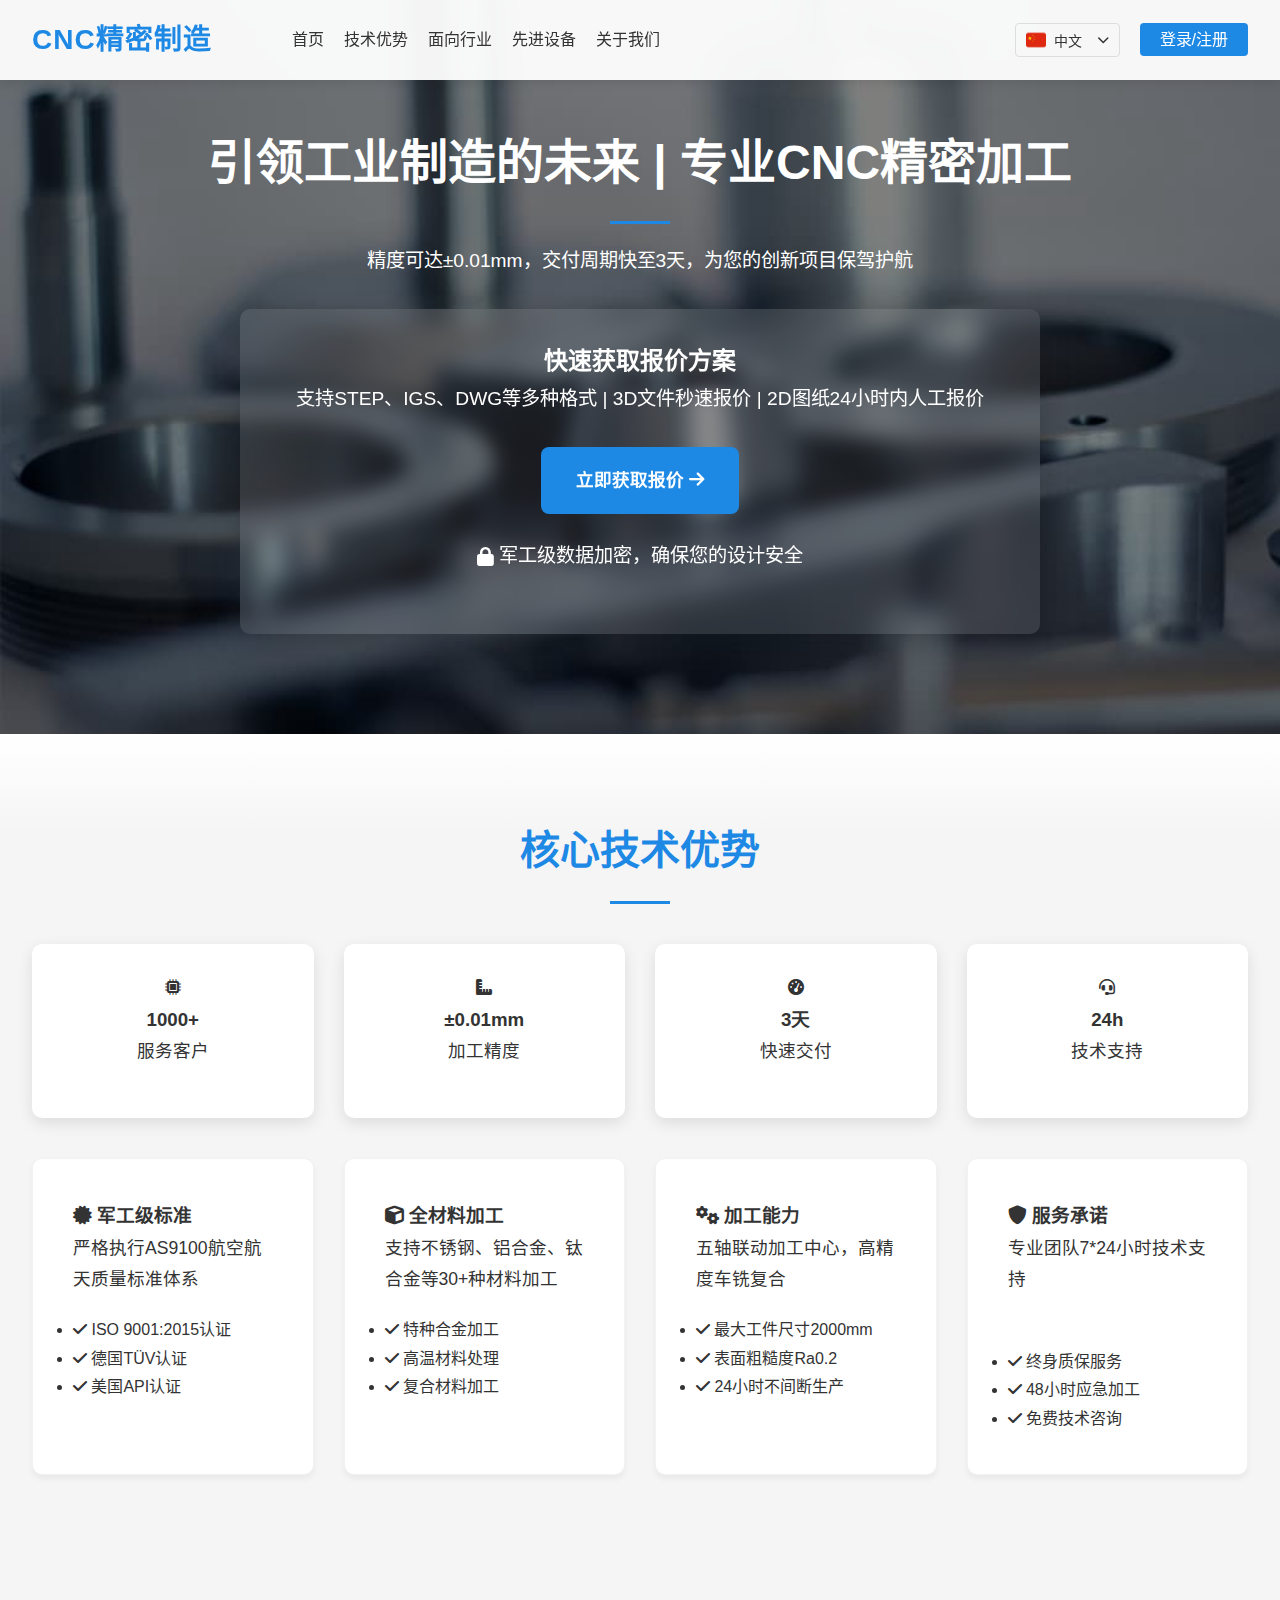
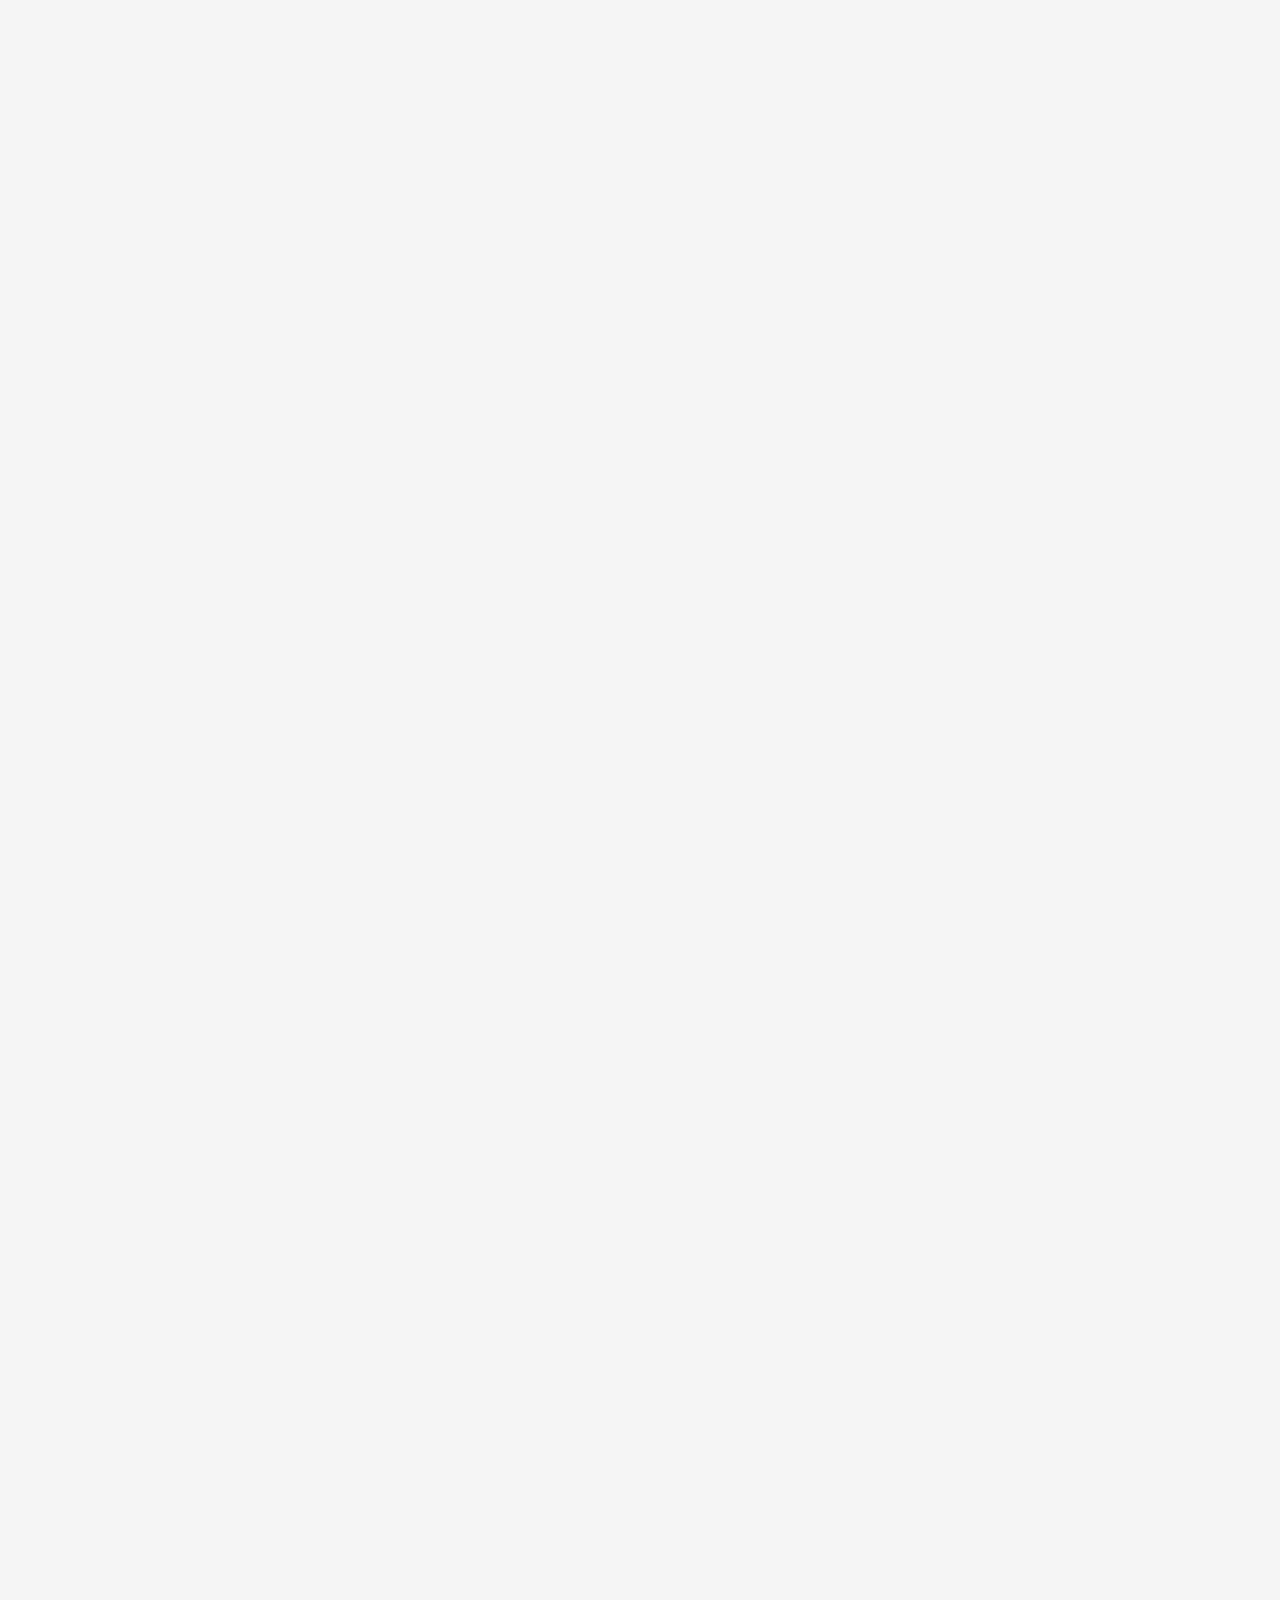
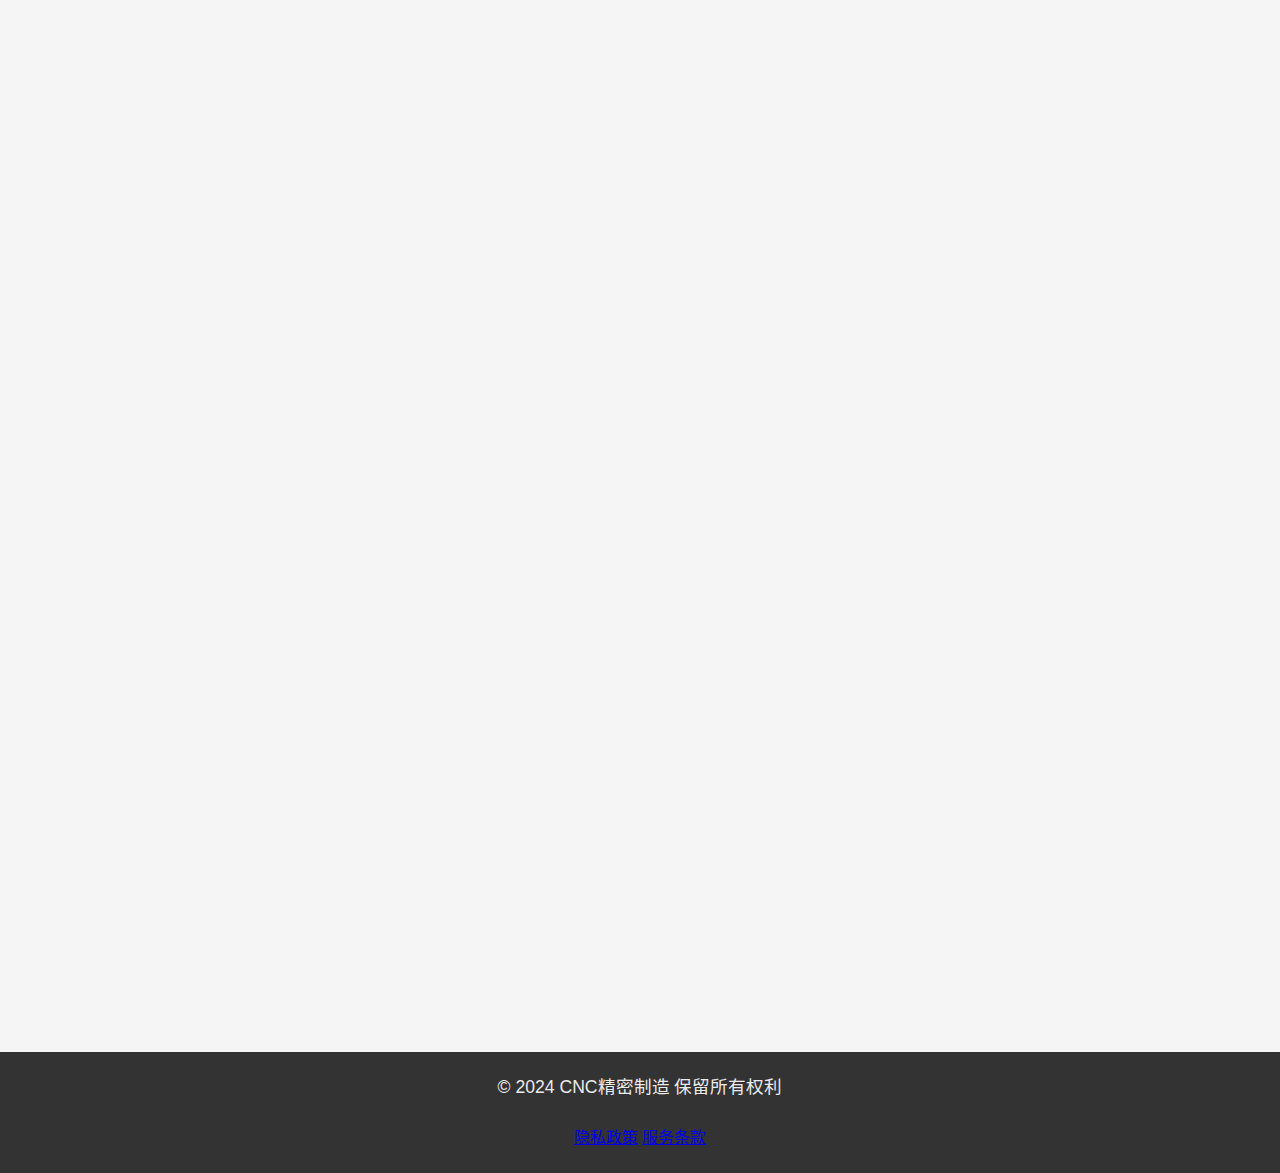
<file: index.html>
<!DOCTYPE html>
<html lang="zh-CN">
<head>
    <meta charset="UTF-8">
    <meta name="viewport" content="width=device-width, initial-scale=1.0">
    <meta name="description" content="专业CNC精密加工服务，精度±0.01mm，3天快速交付，提供五轴加工、精密车床等服务，1000+客户认可。">
    <title>首页 - CNC精密制造专家</title>
    <link rel="stylesheet" href="./css/style.css">
    <link rel="stylesheet" href="https://cdnjs.cloudflare.com/ajax/libs/font-awesome/6.0.0/css/all.min.css">
</head>
<body>
    <header class="header">
        <div class="container">
            <div class="left-section">
                <button class="mobile-menu-btn" id="mobileMenuBtn">
                    <i class="fas fa-bars"></i>
                </button>
                <div class="logo">
                    <h1>CNC精密制造</h1>
                </div>
                <nav class="nav" id="mainNav">
                    <ul>
                        <li><a href="#home" class="active">首页</a></li>
                        <li><a href="#advantages">技术优势</a></li>
                        <li><a href="#industry">面向行业</a></li>
                        <li><a href="#equipment">先进设备</a></li>
                        <li><a href="about.html">关于我们</a></li>
                    </ul>
                </nav>
            </div>
            <div class="right-section">
                <div class="language-selector">
                    <button class="language-btn" id="languageBtn">
                        <img src="./img/zh-cn.png" alt="中文" class="lang-icon" width="24" height="24">
                        <span class="current-lang">中文</span>
                        <i class="fas fa-chevron-down"></i>
                    </button>
                    <div class="language-dropdown" id="languageDropdown">
                        <a href="#" class="lang-option" data-lang="zh">
                            <img src="./img/zh-cn.png" alt="中文" class="lang-icon" width="24" height="24"> 中文
                        </a>
                        <a href="#" class="lang-option" data-lang="en">
                            <img src="./img/en-us.png" alt="English" class="lang-icon" width="24" height="24"> English
                        </a>
                    </div>
                </div>
                <div class="login-section">
                    <a href="login.html" class="login-btn">登录/注册</a>
                </div>
            </div>
        </div>
    </header>

    <!-- Hero Section -->
    <section id="home" class="hero">
        <div class="container">
            <h2>引领工业制造的未来 | 专业CNC精密加工</h2>
            <p>精度可达±0.01mm，交付周期快至3天，为您的创新项目保驾护航</p>
            <div class="upload-section">
                <h3>快速获取报价方案</h3>
                <p class="upload-desc">支持STEP、IGS、DWG等多种格式 | 3D文件秒速报价 | 2D图纸24小时内人工报价</p>
                <a href="#contact" class="cta-button">立即获取报价 <i class="fas fa-arrow-right"></i></a>
                <p class="privacy-note"><i class="fas fa-lock"></i> 军工级数据加密，确保您的设计安全</p>
            </div>
        </div>
    </section>

    <!-- 技术优势 Section -->
    <section id="advantages" class="advantages">
        <div class="container">
            <h2>核心技术优势</h2>
            <div class="stats-grid">
                <div class="stat-item">
                    <i class="fas fa-microchip"></i>
                    <h3>1000+</h3>
                    <p>服务客户</p>
                </div>
                <div class="stat-item">
                    <i class="fas fa-ruler-combined"></i>
                    <h3>±0.01mm</h3>
                    <p>加工精度</p>
                </div>
                <div class="stat-item">
                    <i class="fas fa-tachometer-alt"></i>
                    <h3>3天</h3>
                    <p>快速交付</p>
                </div>
                <div class="stat-item">
                    <i class="fas fa-headset"></i>
                    <h3>24h</h3>
                    <p>技术支持</p>
                </div>
            </div>
            <div class="tech-features">
                <div class="feature-item">
                    <h3><i class="fas fa-certificate"></i> 军工级标准</h3>
                    <p>严格执行AS9100航空航天质量标准体系</p>
                    <ul class="feature-list">
                        <li><i class="fas fa-check"></i> ISO 9001:2015认证</li>
                        <li><i class="fas fa-check"></i> 德国TÜV认证</li>
                        <li><i class="fas fa-check"></i> 美国API认证</li>
                    </ul>
                </div>
                <div class="feature-item">
                    <h3><i class="fas fa-cube"></i> 全材料加工</h3>
                    <p>支持不锈钢、铝合金、钛合金等30+种材料加工</p>
                    <ul class="feature-list">
                        <li><i class="fas fa-check"></i> 特种合金加工</li>
                        <li><i class="fas fa-check"></i> 高温材料处理</li>
                        <li><i class="fas fa-check"></i> 复合材料加工</li>
                    </ul>
                </div>
                <div class="feature-item">
                    <h3><i class="fas fa-cogs"></i> 加工能力</h3>
                    <p>五轴联动加工中心，高精度车铣复合</p>
                    <ul class="feature-list">
                        <li><i class="fas fa-check"></i> 最大工件尺寸2000mm</li>
                        <li><i class="fas fa-check"></i> 表面粗糙度Ra0.2</li>
                        <li><i class="fas fa-check"></i> 24小时不间断生产</li>
                    </ul>
                </div>
                <div class="feature-item">
                    <h3><i class="fas fa-shield-alt"></i> 服务承诺</h3>
                    <p>专业团队7*24小时技术支持<br>&nbsp;</p>
                    <ul class="feature-list">
                        <li><i class="fas fa-check"></i> 终身质保服务</li>
                        <li><i class="fas fa-check"></i> 48小时应急加工</li>
                        <li><i class="fas fa-check"></i> 免费技术咨询</li>
                    </ul>
                </div>
            </div>
        </div>
    </section>

    <!-- 行业服务 Section -->
    <section id="industry" class="industry-services">
        <div class="container">
            <h2>面向各行各业的精密制造</h2>
            <div class="industry-grid">
                    <div class="industry-item">
                        <img src="./img/icon-industries-logistics-rocket.svg" alt="航空航天" width="48" height="48">
                        <h3>航空航天</h3>
                    </div>
                    <div class="industry-item">
                        <img src="./img/icon-industries-transportation-car.svg" alt="汽车" width="48" height="48">
                        <h3>汽车</h3>
                    </div>
                    <div class="industry-item">
                        <img src="./img/icon-industries-phone-1.svg" alt="消费产品" width="48" height="48">
                        <h3>消费产品</h3>
                    </div>
                    <div class="industry-item">
                        <img src="./img/icon-industries-education-graduation-cap.svg" alt="教育" width="48" height="48">
                        <h3>教育</h3>
                    </div>
                    <div class="industry-item">
                        <img src="./img/icon-industries-technology-computerchip.svg" alt="电子" width="48" height="48">
                        <h3>电子</h3>
                    </div>
                    <div class="industry-item">
                        <img src="./img/icon-industries-waste-lightbulb.svg" alt="能源" width="48" height="48">
                        <h3>能源</h3>
                    </div>
                    <div class="industry-item">
                        <img src="./img/icon-industries-waste-factory.svg" alt="工业" width="48" height="48">
                        <h3>工业</h3>
                    </div>
                    <div class="industry-item">
                        <img src="./img/icon-industries-medical-needle.svg" alt="医疗和牙科" width="48" height="48">
                        <h3>医疗和牙科</h3>
                    </div>
                    <div class="industry-item">
                        <img src="./img/icon-industries-robotics-factory.svg" alt="机器人和机器制造" width="48" height="48">
                        <h3>机器人和机器制造</h3>
                    </div>
                    <div class="industry-item">
                        <img src="./img/icon-industries-other-pincers.svg" alt="机器人和机器制造" width="48" height="48">
                        <h3>其他制造</h3>
                    </div>
                </div>
            </div>
        </div>
    </section>



    <!-- 先进设备 Section -->
    <section id="equipment" class="equipment">
        <div class="container">
            <h2>先进加工设备</h2>
            <div class="equipment-grid">
                <div class="equipment-item">
                    <img src="./img/equipment/dmg-mori.jpg" alt="五轴加工中心" loading="lazy" width="800" height="600">
                    <div class="equipment-info">
                        <h3>DMG MORI DMU 50五轴加工中心</h3>
                        <ul>
                            <li><i class="fas fa-check-circle"></i> 重复定位精度：±0.003mm</li>
                            <li><i class="fas fa-check-circle"></i> 最大加工尺寸：Φ650×500mm</li>
                            <li><i class="fas fa-check-circle"></i> 主轴转速：20,000 rpm</li>
                            <li><i class="fas fa-check-circle"></i> 刀具容量：60把</li>
                            <li><i class="fas fa-check-circle"></i> 适用材料：钛合金/高温合金/不锈钢等</li>
                        </ul>
                    </div>
                </div>
                <div class="equipment-item">
                    <img src="./img/equipment/mazak.jpg" alt="精密车床" loading="lazy" width="800" height="600">
                    <div class="equipment-info">
                        <h3>MAZAK INTEGREX i-200复合加工中心</h3>
                        <ul>
                            <li><i class="fas fa-check-circle"></i> 最大车削直径：Φ658mm</li>
                            <li><i class="fas fa-check-circle"></i> 最大车削长度：1,519mm</li>
                            <li><i class="fas fa-check-circle"></i> 主轴转速：5,000 rpm</li>
                            <li><i class="fas fa-check-circle"></i> B轴旋转范围：-30°~+210°</li>
                            <li><i class="fas fa-check-circle"></i> 适用：复杂零件一次装夹完成</li>
                        </ul>
                    </div>
                </div>
                <div class="equipment-item">
                    <img src="./img/equipment/3d-printer.jpg" alt="3D打印设备" loading="lazy" width="800" height="600">
                    <div class="equipment-info">
                        <h3>EOS M 290金属3D打印系统</h3>
                        <ul>
                            <li><i class="fas fa-check-circle"></i> 成型尺寸：250×250×325mm</li>
                            <li><i class="fas fa-check-circle"></i> 激光功率：400W光纤激光器</li>
                            <li><i class="fas fa-check-circle"></i> 最小层厚：20微米</li>
                            <li><i class="fas fa-check-circle"></i> 扫描速度：可达7.0m/s</li>
                            <li><i class="fas fa-check-circle"></i> 材料：钛合金/铝合金/不锈钢等</li>
                        </ul>
                    </div>
                </div>
                <div class="equipment-item">
                    <img src="./img/equipment/cmm.jpg" alt="三坐标测量仪" loading="lazy" width="800" height="600">
                    <div class="equipment-info">
                        <h3>蔡司CONTURA三坐标测量仪</h3>
                        <ul>
                            <li><i class="fas fa-check-circle"></i> 测量范围：1000×1200×600mm</li>
                            <li><i class="fas fa-check-circle"></i> 精度：1.6+L/333μm</li>
                            <li><i class="fas fa-check-circle"></i> 分辨率：0.1μm</li>
                            <li><i class="fas fa-check-circle"></i> 扫描速度：可达300点/秒</li>
                            <li><i class="fas fa-check-circle"></i> 支持：逆向工程/尺寸检测</li>
                        </ul>
                    </div>
                </div>
            </div>
        </div>
    </section>

    <footer class="footer">
        <div class="container">
            <div class="footer-content">
                <p>&copy; 2024 CNC精密制造 保留所有权利</p>
                <div class="footer-links">
                    <a href="#privacy">隐私政策</a>
                    <a href="#terms">服务条款</a>
                </div>
            </div>
        </div>
    </footer>

    <script src="./js/main.js" defer></script>
</body>
</html>
</file>
<file: css/style.css>
/* 全局样式 */
html {
    overflow-y: scroll;
}

:root {
    --primary-color: #0066cc;
    --secondary-color: #004d99;
    --accent-color: #ff6600;
    --text-color: #333;
    --light-gray: #f5f5f5;
    --spacing-sm: 1rem;
    --spacing-md: 2rem;
    --spacing-lg: 4rem;
    --section-padding: 5rem;
    --container-width: 1400px;
    --header-height: 80px;
}

* {
    margin: 0;
    padding: 0;
    box-sizing: border-box;
}

body {
    font-family: 'Microsoft YaHei', sans-serif;
    line-height: 1.8;
    color: var(--text-color);
    background-color: var(--light-gray);
    min-height: 100vh;
    display: flex;
    flex-direction: column;
}

.container {
    max-width: var(--container-width);
    margin: 0 auto;
    padding: 0 var(--spacing-md);
    width: 100%;
}

section {
    padding: 100px 0;
}

h2 {
    font-size: 2.5em;
    margin-bottom: 40px;
    text-align: center;
    color: #1e88e5;
    position: relative;
}

h2:after {
    content: '';
    display: block;
    width: 60px;
    height: 3px;
    background-color: #1e88e5;
    margin: 15px auto 0;
}

p {
    margin-bottom: 20px;
    font-size: 1.1em;
    line-height: 1.8;
}

/* 头部样式 */
.header {
    background-color: rgba(255, 255, 255, 0.95);
    box-shadow: 0 2px 10px rgba(0,0,0,0.1);
    position: fixed;
    width: 100%;
    top: 0;
    z-index: 1000;
    transition: all 0.3s ease;
}

.header .container {
    display: flex;
    justify-content: space-between;
    align-items: center;
    height: 80px;
}

.left-section {
    display: flex;
    align-items: center;
    gap: 40px;
}

.right-section {
    display: flex;
    align-items: center;
}

.login-btn {
    padding: 8px 20px;
    background-color: #1e88e5;
    color: #fff;
    border-radius: 4px;
    text-decoration: none;
    font-weight: 500;
    transition: background-color 0.3s;
}

.login-btn:hover {
    background-color: #1565c0;
}

.logo h1 {
    font-size: 28px;
    color: #1e88e5;
    font-weight: bold;
    letter-spacing: 1px;
    margin-right: 40px;
    white-space: nowrap;
}

.nav ul {
    display: flex;
    list-style: none;
    gap: 20px;
    margin: 0;
}

.nav ul li a {
    text-decoration: none;
    color: #333;
    font-size: 16px;
    font-weight: 500;
    transition: color 0.3s;
    position: relative;
}

.nav ul li a:after {
    content: '';
    position: absolute;
    width: 0;
    height: 2px;
    bottom: -5px;
    left: 0;
    background-color: #1e88e5;
    transition: width 0.3s;
}

.nav ul li a:hover:after {
    width: 100%;
}

.nav ul li a:hover {
    color: #1e88e5;
}

/* 首页英雄区域 */
.hero {
    background-image: url('../img/background.jpg');
    background-size: cover;
    background-position: center;
    background-repeat: no-repeat;
    position: relative;
    color: #fff;
    text-align: center;
    padding: 200px 0 100px;
    margin-top: -80px;
}

.hero::before {
    content: '';
    position: absolute;
    top: 0;
    left: 0;
    right: 0;
    bottom: 0;
    background-color: rgba(0, 0, 0, 0.5);
    z-index: 1;
}

.hero .container {
    position: relative;
    z-index: 2;
}

.hero h2 {
    color: #fff;
    font-size: 3em;
    margin-bottom: 20px;
}

.hero p {
    color: #fff;
    font-size: 1.2em;
    margin-bottom: 30px;
}

.upload-section {
    background-color: rgba(255, 255, 255, 0.15);
    padding: var(--spacing-lg);
    border-radius: 15px;
    backdrop-filter: blur(10px);
    box-shadow: 0 10px 30px rgba(0,0,0,0.2);
    max-width: 800px;
    margin: var(--spacing-lg) auto 0;
    position: relative;
    z-index: 1;
}

/* 产品展示 */
.products {
    padding: var(--section-padding) 0;
    background-color: #fff;
    position: relative;
}

.product-grid {
    display: grid;
    grid-template-columns: repeat(auto-fit, minmax(300px, 1fr));
    gap: 40px;
    margin-top: 60px;
    max-width: var(--container-width);
    margin-left: auto;
    margin-right: auto;
    padding: 0 var(--spacing-md);
}

.product-item {
    background-color: #fff;
    border-radius: 15px;
    overflow: hidden;
    box-shadow: 0 10px 30px rgba(0,0,0,0.1);
    transition: all 0.3s ease;
    padding: var(--spacing-md);
}

.product-item:hover {
    transform: translateY(-10px);
    box-shadow: 0 15px 40px rgba(0,0,0,0.2);
}

/* 技术优势 */
.advantages {
    padding: var(--section-padding) 0;
    background-color: var(--light-gray);
    position: relative;
}

/* 行业服务样式 */
.industry-services {
    padding: var(--section-padding) 0;
    background-color: var(--light-gray);
    position: relative;
}

.industry-services::before {
    content: '';
    position: absolute;
    top: 0;
    left: 0;
    right: 0;
    height: 100px;
    background: linear-gradient(to bottom, white, var(--light-gray));
}

.industry-grid {
    display: grid;
    grid-template-columns: repeat(5, 1fr);
    grid-template-rows: repeat(2, 1fr);
    gap: 30px;
    margin-top: 60px;
    max-width: 1200px;
    margin-left: auto;
    margin-right: auto;
}

.industry-item {
    text-align: center;
    padding: 40px 30px;
    background-color: #fff;
    border-radius: 15px;
    box-shadow: 0 10px 30px rgba(0,0,0,0.1);
    transition: all 0.3s ease;
}

.industry-item:hover {
    transform: translateY(-5px);
    box-shadow: 0 15px 40px rgba(0,0,0,0.15);
}

.industry-item img {
    width: 48px;
    height: 48px;
    margin-bottom: 20px;
}

.industry-item h3 {
    font-size: 1.2em;
    color: #333;
    margin: 10px 0;
    font-weight: 600;
}

.stats-grid {
    display: grid;
    grid-template-columns: repeat(4, 1fr);
    gap: 30px;
    margin-bottom: 40px;
}

.tech-features {
    display: grid;
    grid-template-columns: repeat(4, 1fr);
    gap: 30px;
}

.feature-item {
    flex: 1;
    background-color: #fff;
    padding: 2.5rem;
    border-radius: 10px;
    box-shadow: 0 4px 6px rgba(0,0,0,0.05);
    transition: all 0.3s ease;
    border: 1px solid rgba(0,0,0,0.05);
}

.feature-item:hover {
    transform: translateY(-5px);
    box-shadow: 0 15px 40px rgba(0,0,0,0.15);
}

.stat-item {
    flex: 1;
    text-align: center;
    padding: 30px;
    background-color: #fff;
    border-radius: 10px;
    box-shadow: 0 5px 15px rgba(0,0,0,0.1);
    min-width: 200px;
    transition: all 0.3s ease;
}

.stat-item:hover {
    transform: translateY(-5px);
    box-shadow: 0 15px 40px rgba(0,0,0,0.15);
}

.advantages::before {
    content: '';
    position: absolute;
    top: 0;
    left: 0;
    right: 0;
    height: 100px;
    background: linear-gradient(to bottom, white, var(--light-gray));
}

.advantage-grid {
    display: grid;
    grid-template-columns: repeat(4, 1fr);
    gap: 30px;
    margin-top: 60px;
}

.advantage-item {
    background-color: #fff;
    padding: 40px 30px;
    border-radius: 15px;
    text-align: center;
    box-shadow: 0 10px 30px rgba(0,0,0,0.1);
    transition: all 0.3s ease;
}

.advantage-item:hover {
    transform: translateY(-5px);
    box-shadow: 0 15px 40px rgba(0,0,0,0.15);
}

.cta-button {
    display: inline-block;
    padding: 18px 35px;
    background-color: #1e88e5;
    color: #fff;
    text-decoration: none;
    border-radius: 8px;
    font-weight: 600;
    font-size: 1.1em;
    transition: all 0.3s ease;
    position: relative;
    overflow: hidden;
}

.cta-button:before {
    content: '';
    position: absolute;
    top: 0;
    left: -100%;
    width: 100%;
    height: 100%;
    background: linear-gradient(120deg, transparent, rgba(255,255,255,0.2), transparent);
    transition: 0.5s;
}

.cta-button:hover:before {
    left: 100%;
}

.cta-button:hover {
    background-color: #1565c0;
}

/* 关于我们 */
.about {
    padding: 80px 0;
    background-color: #f5f5f5;
}

.about h2 {
    text-align: center;
    font-size: 36px;
    margin-bottom: 50px;
}

.about-content {
    display: flex;
    align-items: center;
    gap: 50px;
}

.about-text {
    flex: 1;
}

.about-text p {
    margin-bottom: 20px;
}

.about-text ul {
    list-style-position: inside;
    margin-left: 20px;
}

.about-image {
    flex: 1;
}

.about-image img {
    width: 100%;
    border-radius: 10px;
    box-shadow: 0 5px 15px rgba(0,0,0,0.1);
}



.language-selector {
    position: relative;
    margin-right: 20px;
}

.language-btn {
    display: flex;
    align-items: center;
    gap: 8px;
    padding: 6px 12px;
    background: none;
    border: 1px solid #e0e0e0;
    border-radius: 4px;
    cursor: pointer;
    font-size: 14px;
}

.language-dropdown {
    display: none;
    position: absolute;
    top: 100%;
    right: 0;
    background: white;
    border: 1px solid #e0e0e0;
    border-radius: 4px;
    box-shadow: 0 2px 8px rgba(0,0,0,0.1);
    min-width: 120px;
    z-index: 1000;
}

.lang-option {
    display: flex;
    align-items: center;
    gap: 8px;
    padding: 8px 12px;
    text-decoration: none;
    color: #333;
    font-size: 14px;
    transition: background-color 0.2s;
}

.lang-option:hover {
    background-color: #f5f5f5;
}

.lang-icon {
    width: 20px;
    height: 20px;
    object-fit: cover;
}

/* 响应式布局 */
@media screen and (max-width: 1200px) {
    .container {
        padding: 0 var(--spacing-sm);
    }

    .industry-grid {
        grid-template-columns: repeat(3, 1fr);
    }

    .tech-features {
        grid-template-columns: repeat(2, 1fr);
    }
}

/* 移动端导航样式 */
.mobile-menu-btn {
    display: none;
    font-size: 24px;
    background: none;
    border: none;
    color: var(--text-color);
    cursor: pointer;
    padding: 5px;
}

@media screen and (max-width: 768px) {
    section {
        padding: 40px 0;
    }

    .container {
        padding: 0 20px;
    }

    .feature-list {
        padding: 0 20px;
    }

    .hero {
        padding: 160px 0 80px;
    }

    .hero h2 {
        font-size: 2em;
        margin-bottom: 15px;
    }

    .hero p {
        font-size: 1.1em;
    }

    .upload-section {
        padding: var(--spacing-md);
        margin: var(--spacing-md) auto 0;
    }

    .tech-features,
    .stats-grid,
    .advantage-grid {
        grid-template-columns: repeat(2, 1fr);
        gap: 20px;
    }

    .industry-grid {
        grid-template-columns: repeat(2, 1fr);
        gap: 20px;
    }

    .about-content {
        flex-direction: column;
        gap: 30px;
    }

    .about-text,
    .about-image {
        flex: none;
        width: 100%;
    }

    h2 {
        font-size: 2em;
        margin-bottom: 30px;
    }

    .stat-item,
    .industry-item{
        padding: 24px;
        margin-bottom: 15px;
    }

    .feature-item,
    .advantage-item
     {
        padding: 24px;
        margin-bottom: 15px;
        min-height: 180px;
    }

    .industry-item img {
        width: 40px;
        height: 40px;
        margin-bottom: 15px;
    }

    .industry-item h3 {
        font-size: 16px;
        margin-bottom: 8px;
    }

    .cta-button {
        width: 100%;
        max-width: 320px;
        padding: 16px 24px;
        font-size: 16px;
        margin: 20px auto;
        display: block;
    }

    .mobile-menu-btn {
        display: block;
        margin-left: 0;
        margin-right: 5px;
        padding: 6px;
        width: 32px;
        height: 32px;
        display: flex;
        align-items: center;
        justify-content: center;
        order: 0;
    }

    .left-section {
        flex-wrap: nowrap;
        justify-content: flex-start;
        width: auto;
        order: 1;
        gap: 0;
    }

    .logo h1 {
        font-size: 16px;
        margin: 0;
    }

    .nav {
        display: none;
        position: fixed;
        top: var(--header-height);
        left: -70%;
        width: 70%;
        height: calc(100vh - var(--header-height));
        background-color: white;
        box-shadow: 2px 0 10px rgba(0,0,0,0.1);
        padding: 20px;
        z-index: 1000;
        overflow-y: auto;
        -webkit-overflow-scrolling: touch;
        transition: left 0.3s ease-out;
    }

    .nav.active {
        display: block !important;
        left: 0;
    }

    .nav.active ul {
        display: flex;
        flex-direction: column;
        gap: 15px;
        margin: 0;
        padding: 0;
    }

    .nav.active li {
        width: 100%;
        list-style: none;
        text-align: left;
    }

    .nav.active li a {
        display: block;
        padding: 12px;
        font-size: 18px;
        color: #333;
        transition: background-color 0.3s;
        background-color: #f5f5f5;
    }

    .nav.active li a:hover {
        background-color: #e0e0e0;
    }

    .nav.active .mobile-language-selector {
        display: block;
        margin: 20px 0;
        padding: 0 15px;
    }

    .nav.active .language-btn {
        width: 100%;
        padding: 12px;
        justify-content: center;
        background-color: #f5f5f5;
        border-radius: 6px;
    }

    .nav.active .language-dropdown {
        width: 100%;
        top: 100%;
        margin-top: 5px;
    }

    .right-section .language-selector {
        display: none;
    }

    @keyframes slideIn {
        from {
            opacity: 0;
            transform: translateY(-10px);
        }
        to {
            opacity: 1;
            transform: translateY(0);
        }
    }

    .nav ul {
        flex-direction: column;
        gap: 15px;
        margin: 0;
        padding: 0;
    }

    .nav ul li {
        width: 100%;
    }

    .nav ul li a {
        display: block;
        padding: 15px;
        text-align: center;
        font-size: 18px;
        transition: background-color 0.3s;
    }

    .nav ul li a:active,
    .nav ul li a:hover {
        background-color: #f5f5f5;
    }

    .right-section {
        display: flex;
        align-items: center;
        gap: 10px;
        margin-left: auto;
        order: 3;
    }

    .language-selector {
        margin-right: 6px;
    }

    .language-btn {
        padding: 4px 8px;
        min-width: auto;
        font-size: 12px;
        height: 28px;
        display: flex;
        align-items: center;
    }

    .language-btn .current-lang {
        display: none;
    }

    .login-btn {
        padding: 4px 10px;
        font-size: 12px;
        height: 28px;
        display: inline-flex;
        align-items: center;
        white-space: nowrap;
    }

    .language-dropdown {
        right: -10px;
    }
}

@media screen and (max-width: 480px) {
    .industry-grid,
    .stats-grid{
        grid-template-columns:1fr 1fr;
    }
    .stat-item{
        min-width: 100px;
    }
    .tech-features,
    .advantage-grid
     {
        grid-template-columns: 1fr;
    }

    input[type="text"],
    input[type="email"],
    input[type="tel"],
    textarea,
    select {
        font-size: 16px;
        padding: 12px;
        margin-bottom: 15px;
        border-radius: 8px;
        -webkit-appearance: none;
    }

    button,
    .button {
        min-height: 44px;
        font-size: 16px;
        padding: 12px 24px;
        border-radius: 8px;
        touch-action: manipulation;
    }

    .hero h2 {
        font-size: 1.8em;
    }

    .hero p {
        font-size: 1em;
    }

    .hero {
        padding: 150px 0 80px;
    }

    .upload-section {
        padding: var(--spacing-md);
    }

    section {
        padding: 60px 0;
    }
}

/* 成功案例 */
.cases {
    padding: 80px 0;
}

.cases h2 {
    text-align: center;
    font-size: 36px;
    margin-bottom: 50px;
}

.case-grid {
    display: grid;
    grid-template-columns: repeat(3, 1fr);
    gap: 30px;
}

.case-item {
    text-align: center;
    padding: 20px;
    border-radius: 10px;
    box-shadow: 0 5px 15px rgba(0,0,0,0.1);
}

.case-item img {
    width: 100%;
    height: 250px;
    object-fit: cover;
    border-radius: 5px;
    margin-bottom: 20px;
    transition: all 0.3s ease;
}

.case-item:hover img {
    transform: scale(1.05);
}

.case-item h3 {
    font-size: 24px;
    margin-bottom: 10px;
}

/* 联系我们 */
.contact {
    padding: 100px 0;
    background-color: #f8f9fa;
}

.contact-content {
    display: grid;
    grid-template-columns: 1fr 2fr;
    gap: 50px;
    max-width: 1200px;
    margin: 60px auto 0;
    padding: 0 var(--spacing-md);
}

.contact-info {
    padding: 40px;
    background-color: #fff;
    border-radius: 15px;
    box-shadow: 0 10px 30px rgba(0,0,0,0.1);
}

.contact-info h3 {
    font-size: 1.8em;
    margin-bottom: 30px;
    color: #1e88e5;
}

.contact-info p {
    margin-bottom: 20px;
    display: flex;
    align-items: center;
    font-size: 1.1em;
}

.contact-info i {
    margin-right: 15px;
    color: #1e88e5;
    font-size: 1.3em;
}

.contact-form {
    display: flex;
    flex-direction: column;
    gap: 25px;
    padding: 40px;
    background-color: #fff;
    border-radius: 15px;
    box-shadow: 0 10px 30px rgba(0,0,0,0.1);
}

.contact-form input,
.contact-form textarea {
    padding: 15px;
    border: 2px solid #e0e0e0;
    border-radius: 10px;
    font-size: 1.1em;
    transition: all 0.3s ease;
}

.contact-form input:focus,
.contact-form textarea:focus {
    border-color: #1e88e5;
    outline: none;
    box-shadow: 0 0 0 3px rgba(30,136,229,0.2);
}

.contact-form input[type="file"] {
    padding: 12px;
    background-color: #f8f9fa;
    cursor: pointer;
}

.contact-form textarea {
    height: 180px;
    resize: vertical;
}

.submit-button {
    padding: 18px 40px;
    background-color: #1e88e5;
    color: #fff;
    border: none;
    border-radius: 10px;
    font-size: 1.2em;
    font-weight: 600;
    cursor: pointer;
    transition: all 0.3s ease;
}

.submit-button:hover {
    background-color: #1565c0;
    transform: translateY(-2px);
    box-shadow: 0 5px 15px rgba(21,101,192,0.3);
}

/* 页脚 */
.footer {
    margin-top: auto;
    background-color: #2c3e50;
    color: #fff;
    padding: 30px 0;
    text-align: center;
}

.footer p {
    font-size: 1.1em;
    opacity: 0.9;
}

/* 响应式设计优化 */
@media screen and (max-width: 1024px) {
    .contact-content {
        grid-template-columns: 1fr;
        max-width: 600px;
    }
    
    .contact-info {
        order: 2;
    }
    
    .contact-form {
        order: 1;
    }
}

@media screen and (max-width: 768px) {
    section {
        padding: 40px 0;
    }

    .container {
        padding: 0 20px;
    }
    
    h2 {
        font-size: 2em;
    }
    
    .contact-form input,
    .contact-form textarea {
        font-size: 1em;
    }
    
    .submit-button {
        padding: 15px 30px;
        font-size: 1.1em;
    }
}

@media screen and (max-width: 480px) {

    .container {
        padding: 0 20px;
    }
    
    .contact-info,
    .contact-form {
        padding: 25px;
    }
    
    .contact-form gap {
        gap: 15px;
    }
}
.upload-section {
    margin-top: 30px;
    background-color: rgba(255, 255, 255, 0.1);
    padding: 30px;
    border-radius: 10px;
    backdrop-filter: blur(10px);
}

.upload-section h3 {
    font-size: 24px;
    color: #fff;
}

.upload-desc {
    color: #fff;
    margin-bottom: 20px;
    font-size: 16px;
}

.privacy-note {
    color: #fff;
    font-size: 14px;
    margin-top: 15px;
    display: flex;
    align-items: center;
    justify-content: center;
    gap: 5px;
}

.icon-lock {
    font-size: 16px;
}
.contact-form textarea {
    height: 150px;
    resize: vertical;
}

.submit-button {
    padding: 15px 40px;
    background-color: #1e88e5;
    color: #fff;
    border: none;
    border-radius: 5px;
    font-size: 18px;
    cursor: pointer;
    transition: background-color 0.3s;
}

.submit-button:hover {
    background-color: #1565c0;
}

/* 页脚 */
.footer {
    margin-top: auto;
    background-color: #333;
    color: #fff;
    padding: 20px 0;
    text-align: center;
}

/* 响应式设计 */
@media screen and (max-width: 1024px) {
    .product-grid,
    .advantage-grid,
    .case-grid {
        grid-template-columns: repeat(2, 1fr);
    }
}

@media screen and (max-width: 768px) {
    .about-content {
        flex-direction: column;
    }

    .contact-content {
        grid-template-columns: 1fr;
    }

    .nav ul {
        display: none;
    }
}

@media screen and (max-width: 480px) {
    .product-grid,
    .advantage-grid,
    .case-grid {
        grid-template-columns: 1fr;
    }

    .hero h2 {
        font-size: 36px;
    }

    .hero p {
        font-size: 18px;
    }
}
/* 语言选择器样式 */
.language-selector {
    position: relative;
    margin-right: 20px;
}

.language-btn {
    display: flex;
    align-items: center;
    background: transparent;
    border: 1px solid #ddd;
    border-radius: 4px;
    padding: 6px 10px;
    cursor: pointer;
    color: #333;
    min-width: 100px;
}

.language-btn .fa-chevron-down {
    margin-left: 8px;
    font-size: 12px;
}

.language-dropdown {
    position: absolute;
    top: 100%;
    right: 0;
    background: white;
    border: 1px solid #ddd;
    border-radius: 4px;
    padding: 5px 0;
    margin-top: 5px;
    display: none;
    box-shadow: 0 2px 5px rgba(0,0,0,0.1);
    z-index: 1000;
}

.language-dropdown.show {
    display: block;
}

.lang-option {
    display: flex;
    align-items: center;
    padding: 8px 15px;
    color: #333;
    text-decoration: none;
    white-space: nowrap;
}

.lang-option:hover {
    background: #f5f5f5;
}

.lang-option .flag {
    margin-right: 8px;
}
.equipment {
    padding: var(--section-padding) 0;
    background-color: #fff;
}

.equipment-grid {
    display: grid;
    grid-template-columns: repeat(2, 1fr);
    gap: 40px;
    margin-top: 60px;
}

.equipment-item {
    background: #fff;
    border-radius: 15px;
    overflow: hidden;
    box-shadow: 0 10px 30px rgba(0,0,0,0.1);
    transition: all 0.3s ease;
    padding: 15px;
}

.equipment-item:hover {
    transform: translateY(-5px);
    box-shadow: 0 15px 40px rgba(0,0,0,0.2);
}

.equipment-item img {
    width: calc(100% - 30px);
    height: 400px;
    object-fit: contain;
    margin: 15px;
    border-radius: 8px;
}

.equipment-info {
    padding: 20px 15px;
}

.equipment-info h3 {
    font-size: 1.5em;
    color: #1e88e5;
    margin-bottom: 20px;
}

.equipment-info ul {
    list-style: none;
}

.equipment-info ul li {
    display: flex;
    align-items: center;
    margin-bottom: 12px;
    font-size: 1.1em;
    color: #555;
}

.equipment-info ul li i {
    color: #1e88e5;
    margin-right: 10px;
}

@media screen and (max-width: 1024px) {
    .equipment-grid {
        grid-template-columns: 1fr;
    }
    
    .equipment-item img {
        height: 300px;
    }
}

.equipment-info ul li i {
    color: #1e88e5;
    margin-right: 10px;
}

@media screen and (max-width: 1024px) {
    .equipment-grid {
        grid-template-columns: 1fr;
    }
    
    .equipment-item img {
        height: 300px;
    }
}

.equipment-info ul li {
    display: flex;
    align-items: center;
    margin-bottom: 12px;
    font-size: 1.1em;
    color: #555;
}

.equipment-info ul li i {
    color: #1e88e5;
    margin-right: 10px;
}

@media screen and (max-width: 1024px) {
    .equipment-grid {
        grid-template-columns: 1fr;
    }
    
    .equipment-item img {
        height: 300px;
    }
}

.equipment-info ul li i {
    color: #1e88e5;
    margin-right: 10px;
}

@media screen and (max-width: 1024px) {
    .equipment-grid {
        grid-template-columns: 1fr;
    }
    
    .equipment-item img {
        height: 300px;
    }
}

.equipment-info ul li {
    display: flex;
    align-items: center;
    margin-bottom: 12px;
    font-size: 1.1em;
    color: #555;
}

.equipment-info ul li i {
    color: #1e88e5;
    margin-right: 10px;
}

@media screen and (max-width: 1024px) {
    .equipment-grid {
        grid-template-columns: 1fr;
    }
    
    .equipment-item img {
        height: 300px;
    }
}

.equipment-info ul li {
    display: flex;
    align-items: center;
    margin-bottom: 12px;
    font-size: 1.1em;
    color: #555;
}

.equipment-info ul li i {
    color: #1e88e5;
    margin-right: 10px;
}

@media screen and (max-width: 1024px) {
    .equipment-grid {
        grid-template-columns: 1fr;
    }
    
    .equipment-item img {
        height: 300px;
    }
}

.equipment-info ul li {
    display: flex;
    align-items: center;
    margin-bottom: 12px;
    font-size: 1.1em;
    color: #555;
}

.equipment-info ul li i {
    color: #1e88e5;
    margin-right: 10px;
}

@media screen and (max-width: 1024px) {
    .equipment-grid {
        grid-template-columns: 1fr;
    }
    
    .equipment-item img {
        height: 300px;
    }
}

.equipment-info ul li {
    display: flex;
    align-items: center;
    margin-bottom: 12px;
    font-size: 1.1em;
    color: #555;
}

.equipment-info ul li i {
    color: #1e88e5;
    margin-right: 10px;
}

@media screen and (max-width: 1024px) {
    .equipment-grid {
        grid-template-columns: 1fr;
    }
    
    .equipment-item img {
        height: 300px;
    }
}

.equipment-info ul li {
    display: flex;
    align-items: center;
    margin-bottom: 12px;
    font-size: 1.1em;
    color: #555;
}

.equipment-info ul li i {
    color: #1e88e5;
    margin-right: 10px;
}

@media screen and (max-width: 1024px) {
    .equipment-grid {
        grid-template-columns: 1fr;
    }
    
    .equipment-item img {
        height: 300px;
    }
}

.equipment-info ul li {
    display: flex;
    align-items: center;
    margin-bottom: 12px;
    font-size: 1.1em;
    color: #555;
}

.equipment-info ul li i {
    color: #1e88e5;
    margin-right: 10px;
}

@media screen and (max-width: 1024px) {
    .equipment-grid {
        grid-template-columns: 1fr;
    }
    
    .equipment-item img {
        height: 300px;
    }
}

.equipment-info ul li {
    display: flex;
    align-items: center;
    margin-bottom: 12px;
    font-size: 1.1em;
}
</file>
